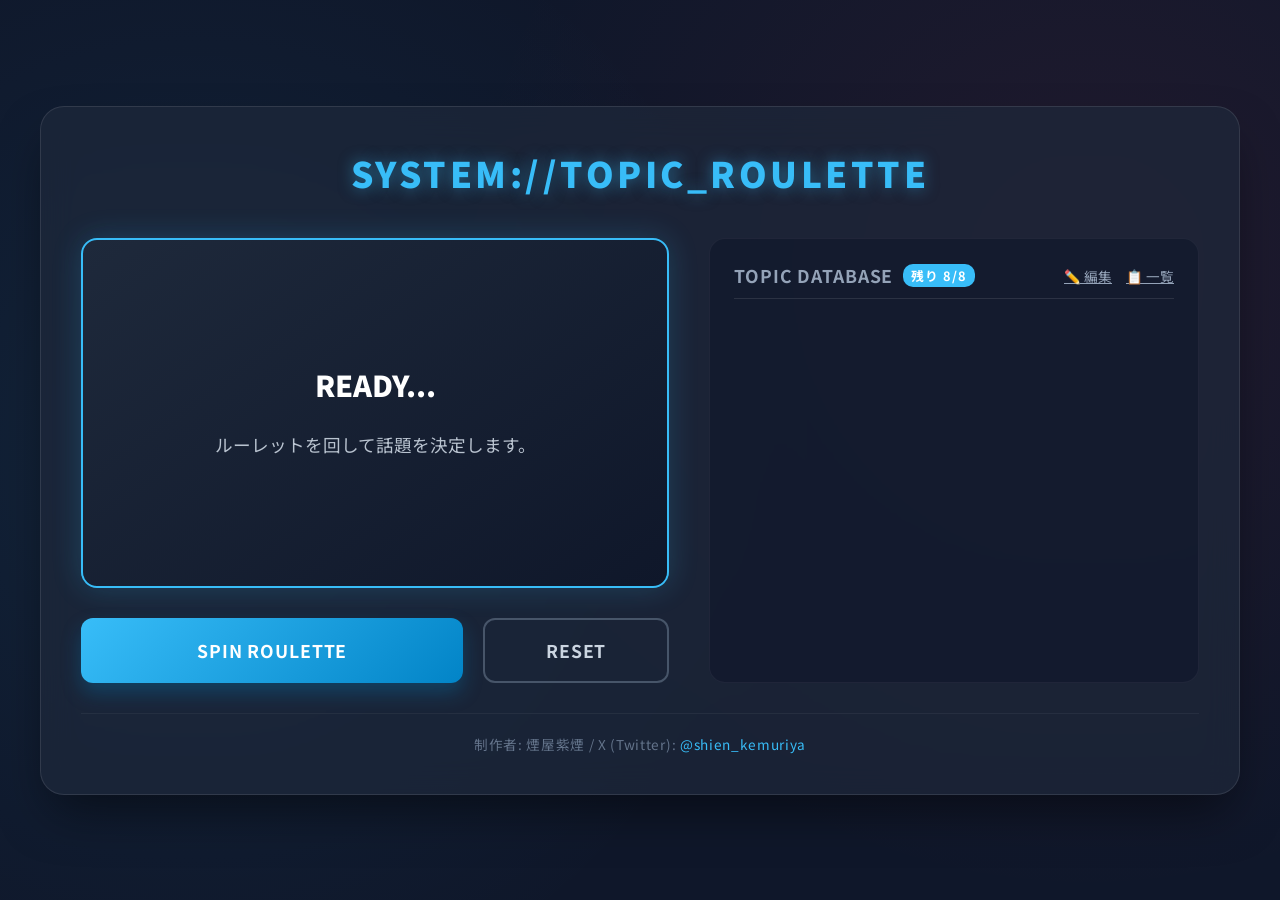
<file: TopicRoulette_Blue/index.html>
<!DOCTYPE html>
<html lang="ja">

<head>
    <meta charset="UTF-8">
    <meta name="viewport" content="width=device-width, initial-scale=1.0">
    <title>REALITY 話題ルーレット</title>
    <link rel="stylesheet" href="style.css">
    <link href="https://fonts.googleapis.com/css2?family=Noto+Sans+JP:wght@400;700;900&display=swap" rel="stylesheet">
</head>

<body>
    <div class="container">
        <header>
            <h1>SYSTEM://TOPIC_ROULETTE</h1>
        </header>
        <main class="layout">
            <section class="roulette-section">
                <!-- ルーレット画面 -->
                <div class="display-area" id="displayArea">
                    <div class="topic-title" id="topicTitle">READY...</div>
                    <div class="topic-detail" id="topicDetail">ルーレットを回して話題を決定します。</div>
                </div>
                <!-- 操作ボタン -->
                <div class="controls">
                    <button id="spinBtn" class="primary-btn">SPIN ROULETTE</button>
                    <button id="resetBtn" class="secondary-btn">RESET</button>
                </div>
            </section>

            <section class="list-section">
                <div class="list-header">
                    <h2>Topic Database</h2>
                    <div>
                        <a href="edit.html" class="small-link" title="話題を編集・追加する" style="margin-right:10px;">✏️ 編集</a>
                        <a href="list.html" target="_blank" class="small-link" title="全話題一覧を見る">📋 一覧</a>
                    </div>
                </div>
                <!-- 話題リスト（JSで自動生成） -->
                <ul id="topicList" class="topic-list">
                </ul>
            </section>
        </main>

        <footer class="app-footer">
            <p>制作者: 煙屋紫煙 / X (Twitter): <a href="https://twitter.com/shien_kemuriya" target="_blank"
                    rel="noopener noreferrer">@shien_kemuriya</a></p>
        </footer>
    </div>
    <script src="data.js"></script>
    <script src="script.js"></script>
</body>

</html>
</file>
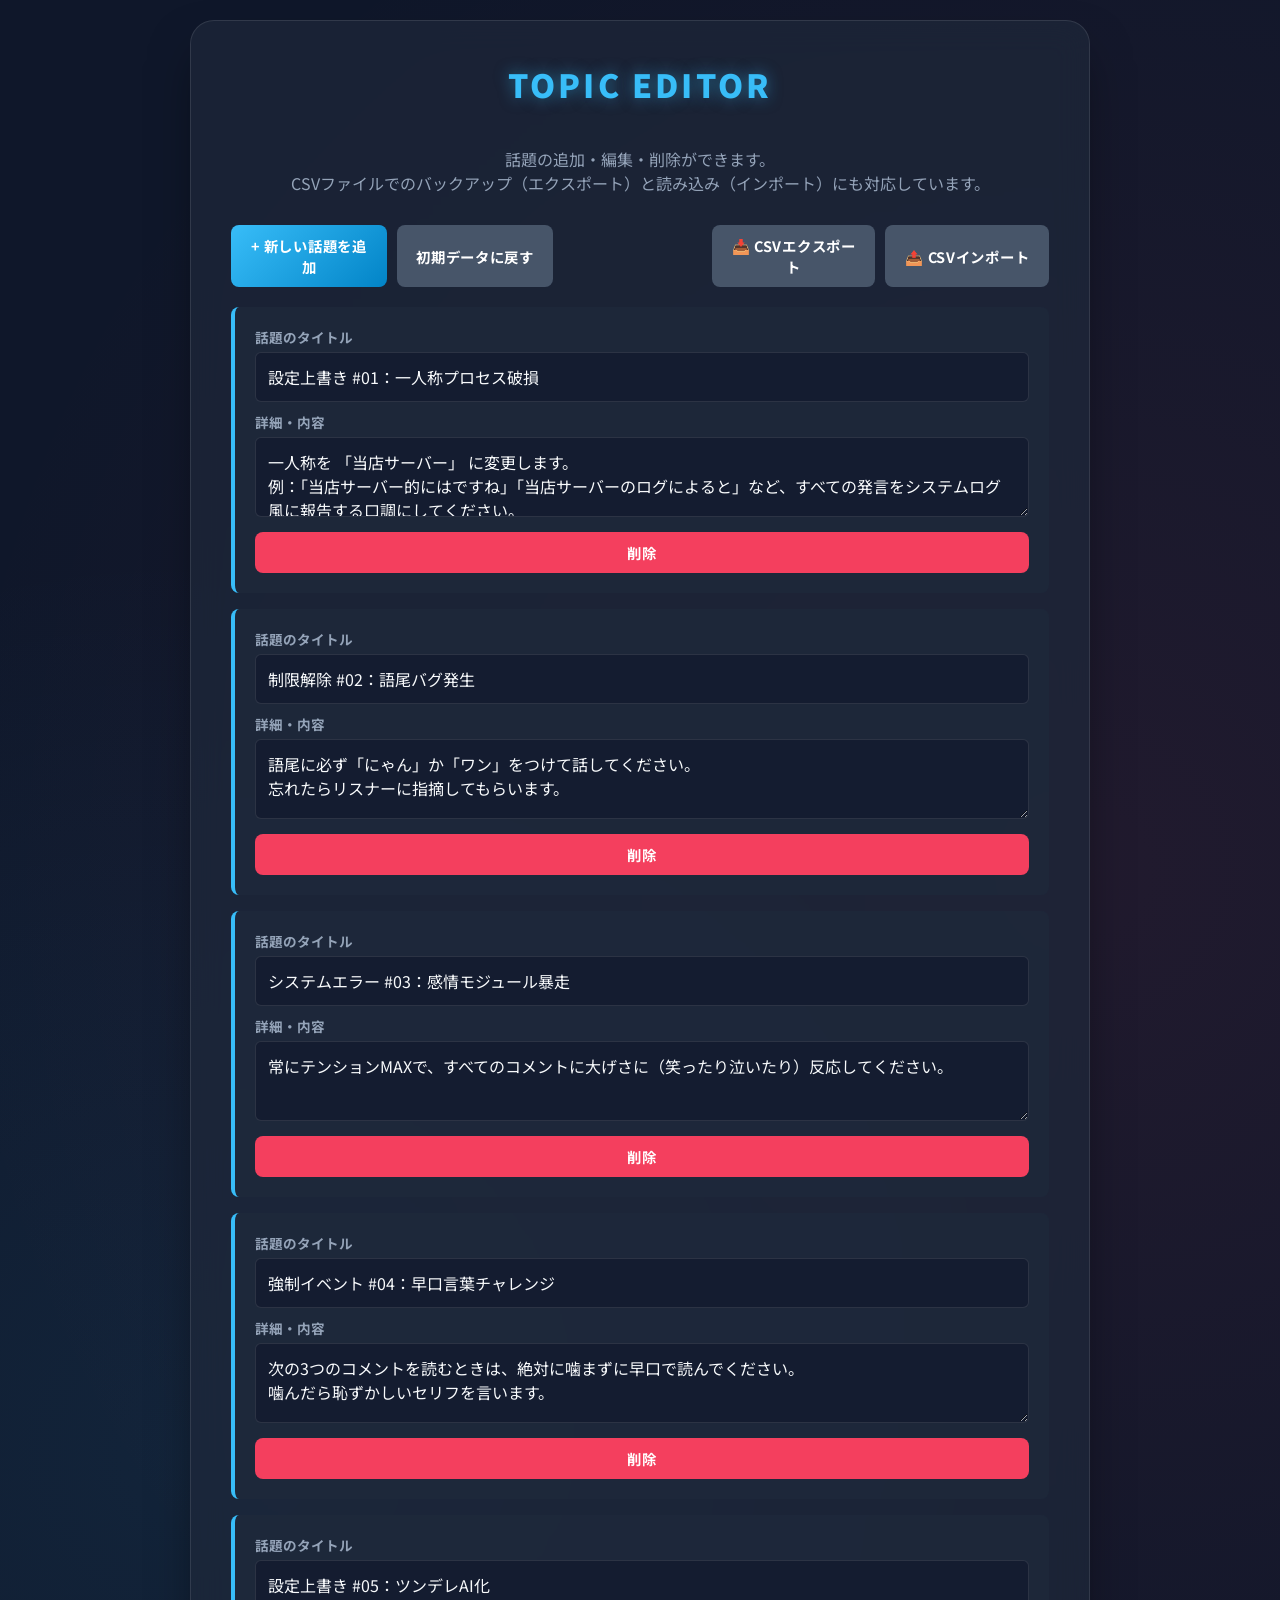
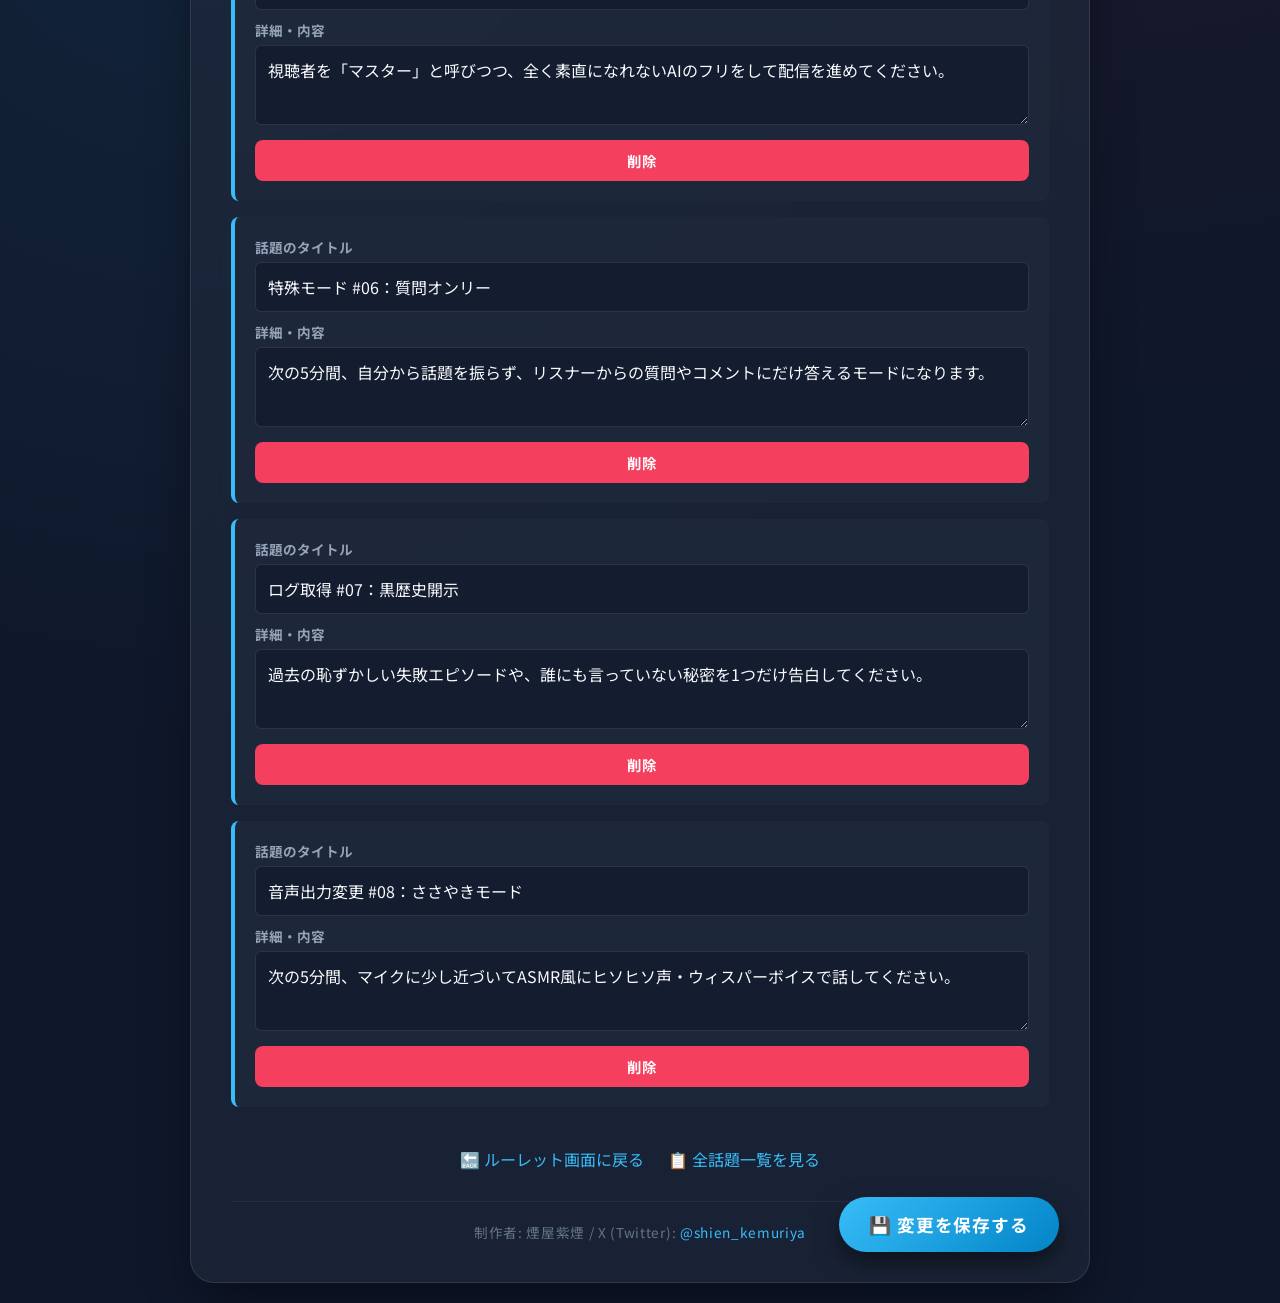
<file: TopicRoulette_Blue/edit.html>
<!DOCTYPE html>
<html lang="ja">

<head>
    <meta charset="UTF-8">
    <meta name="viewport" content="width=device-width, initial-scale=1.0">
    <title>話題の編集 - REALITY 話題ルーレット</title>
    <link rel="stylesheet" href="style.css">
    <link href="https://fonts.googleapis.com/css2?family=Noto+Sans+JP:wght@400;700;900&display=swap" rel="stylesheet">
    <style>
        .edit-container {
            max-width: 900px;
            margin: 0 auto;
            width: 100%;
        }

        .edit-header {
            text-align: center;
            margin-bottom: 30px;
        }

        .edit-header h1 {
            color: var(--primary-color);
            text-shadow: 0 0 15px var(--primary-glow);
            font-size: 2rem;
            font-weight: 900;
        }

        .action-bar {
            display: flex;
            justify-content: space-between;
            align-items: center;
            margin-bottom: 20px;
            gap: 10px;
            flex-wrap: wrap;
        }

        .btn-group {
            display: flex;
            gap: 10px;
        }

        .btn {
            padding: 10px 16px;
            font-size: 0.9rem;
            font-family: inherit;
            font-weight: 700;
            border: none;
            border-radius: 8px;
            cursor: pointer;
            transition: all 0.2s;
            color: #fff;
        }

        .btn-primary {
            background: linear-gradient(135deg, var(--primary-color), #0284c7);
        }

        .btn-primary:hover {
            transform: translateY(-2px);
            box-shadow: 0 4px 10px rgba(56, 189, 248, 0.4);
        }

        .btn-secondary {
            background: #475569;
        }

        .btn-secondary:hover {
            background: #64748b;
        }

        .btn-danger {
            background: var(--accent-color);
        }

        .btn-danger:hover {
            opacity: 0.9;
        }

        .editor-list {
            display: flex;
            flex-direction: column;
            gap: 16px;
        }

        .editor-item {
            background: rgba(30, 41, 59, 0.8);
            border-left: 4px solid var(--primary-color);
            padding: 20px;
            border-radius: 8px;
            display: flex;
            flex-direction: column;
            gap: 10px;
        }

        .editor-row {
            display: flex;
            flex-direction: column;
            gap: 5px;
        }

        .editor-row label {
            font-size: 0.85rem;
            color: #94a3b8;
            font-weight: 700;
        }

        input[type="text"],
        textarea {
            width: 100%;
            background: rgba(15, 23, 42, 0.6);
            border: 1px solid rgba(255, 255, 255, 0.1);
            color: #f8fafc;
            padding: 12px;
            border-radius: 6px;
            font-family: inherit;
            font-size: 1rem;
        }

        input[type="text"]:focus,
        textarea:focus {
            outline: none;
            border-color: var(--primary-color);
            box-shadow: 0 0 0 2px rgba(56, 189, 248, 0.2);
        }

        textarea {
            resize: vertical;
            min-height: 80px;
        }

        .item-actions {
            display: flex;
            justify-content: flex-end;
            margin-top: 5px;
        }

        .empty-state {
            text-align: center;
            padding: 40px;
            color: #94a3b8;
            background: rgba(30, 41, 59, 0.5);
            border-radius: 8px;
        }

        .floating-save {
            position: fixed;
            bottom: 30px;
            right: 30px;
            padding: 15px 30px;
            font-size: 1.1rem;
            border-radius: 30px;
            box-shadow: 0 10px 25px rgba(0, 0, 0, 0.5);
            z-index: 100;
        }

        .nav-links {
            text-align: center;
            margin-top: 40px;
        }

        .nav-links a {
            color: var(--primary-color);
            text-decoration: none;
            margin: 0 10px;
        }

        .nav-links a:hover {
            text-decoration: underline;
        }
    </style>
</head>

<body>
    <div class="container edit-container">
        <header class="edit-header">
            <h1>TOPIC EDITOR</h1>
            <p style="color: #94a3b8; margin-top: 10px;">
                話題の追加・編集・削除ができます。<br>CSVファイルでのバックアップ（エクスポート）と読み込み（インポート）にも対応しています。</p>
        </header>

        <div class="action-bar">
            <div class="btn-group">
                <button class="btn btn-primary" id="addBtn">+ 新しい話題を追加</button>
                <button class="btn btn-secondary" id="resetBtn">初期データに戻す</button>
            </div>
            <div class="btn-group">
                <button class="btn btn-secondary" id="exportBtn">📥 CSVエクスポート</button>
                <input type="file" id="csvInput" accept=".csv" style="display: none;">
                <button class="btn btn-secondary" id="importBtn">📤 CSVインポート</button>
            </div>
        </div>

        <div id="editorList" class="editor-list">
            <!-- JavaScriptで描画 -->
        </div>

        <button class="btn btn-primary floating-save" id="saveBtn">💾 変更を保存する</button>

        <div class="nav-links">
            <a href="index.html">🔙 ルーレット画面に戻る</a>
            <a href="list.html">📋 全話題一覧を見る</a>
        </div>

        <footer class="app-footer">
            <p>制作者: 煙屋紫煙 / X (Twitter): <a href="https://twitter.com/shien_kemuriya" target="_blank"
                    rel="noopener noreferrer">@shien_kemuriya</a></p>
        </footer>
    </div>

    <!-- csv読み込み用にパパイヤ(PapaParse)等のライブラリを使うと簡単ですが、依存を減らすため自作します -->
    <script src="data.js"></script>
    <script>
        const STORAGE_KEY = 'reality_roulette_public_state';
        let topicsData = [];

        const editorListEl = document.getElementById('editorList');
        const addBtn = document.getElementById('addBtn');
        const saveBtn = document.getElementById('saveBtn');
        const resetBtn = document.getElementById('resetBtn');
        const exportBtn = document.getElementById('exportBtn');
        const importBtn = document.getElementById('importBtn');
        const csvInput = document.getElementById('csvInput');

        // 初期化処理
        function init() {
            const saved = localStorage.getItem(STORAGE_KEY);
            if (saved) {
                try {
                    topicsData = JSON.parse(saved);
                } catch (e) {
                    topicsData = JSON.parse(JSON.stringify(initialTopics));
                }
            } else {
                topicsData = JSON.parse(JSON.stringify(initialTopics));
            }
            // `used` プロパティがなければ初期化
            topicsData.forEach(t => {
                if (t.used === undefined) t.used = false;
            });

            renderEditor();
        }

        // 描画
        function renderEditor() {
            editorListEl.innerHTML = '';
            if (topicsData.length === 0) {
                editorListEl.innerHTML = `<div class="empty-state">話題がありません。「新しい話題を追加」から作成してください。</div>`;
                return;
            }

            topicsData.forEach((topic, index) => {
                const itemDiv = document.createElement('div');
                itemDiv.className = 'editor-item';
                itemDiv.innerHTML = `
                    <div class="editor-row">
                        <label>話題のタイトル ${topic.used ? '(※使用済み・クリア済)' : ''}</label>
                        <input type="text" class="topic-title-input" data-index="${index}" value="${escapeHtml(topic.title)}" placeholder="例: 自己紹介">
                    </div>
                    <div class="editor-row">
                        <label>詳細・内容</label>
                        <textarea class="topic-detail-input" data-index="${index}" placeholder="例: 趣味や特技について話します。">${escapeHtml(topic.detail)}</textarea>
                    </div>
                    <div class="item-actions">
                        <button class="btn btn-danger" onclick="deleteTopic(${index})">削除</button>
                        ${topic.used ? `<button class="btn btn-secondary" style="margin-left:10px;" onclick="unuseTopic(${index})">未クリアに戻す</button>` : ''}
                    </div>
                `;
                editorListEl.appendChild(itemDiv);
            });
        }

        function escapeHtml(str) {
            if (!str) return '';
            return str.replace(/&/g, '&amp;')
                .replace(/</g, '&lt;')
                .replace(/>/g, '&gt;')
                .replace(/"/g, '&quot;')
                .replace(/'/g, '&#39;');
        }

        // 入力をデータに反映（保存ボタンを押したとき用）
        function syncInputToData() {
            const titles = document.querySelectorAll('.topic-title-input');
            const details = document.querySelectorAll('.topic-detail-input');

            titles.forEach(input => {
                const idx = input.getAttribute('data-index');
                topicsData[idx].title = input.value;
            });
            details.forEach(textarea => {
                const idx = textarea.getAttribute('data-index');
                topicsData[idx].detail = textarea.value;
            });
        }

        // 追加
        addBtn.addEventListener('click', () => {
            syncInputToData();
            topicsData.unshift({ title: '', detail: '', used: false });
            renderEditor();
        });

        // 削除（インラインイベント）
        window.deleteTopic = function (index) {
            if (confirm('この話題を削除しますか？')) {
                syncInputToData();
                topicsData.splice(index, 1);
                renderEditor();
            }
        };

        // クリア状態戻し
        window.unuseTopic = function (index) {
            syncInputToData();
            topicsData[index].used = false;
            renderEditor();
        };

        // 保存
        saveBtn.addEventListener('click', () => {
            syncInputToData();
            // バリデーション：空っぽのタイトルは消すか警告
            const invalid = topicsData.some(t => t.title.trim() === '');
            if (invalid) {
                if (!confirm('タイトルが空の話題が含まれています。そのまま保存しますか？')) return;
            }

            localStorage.setItem(STORAGE_KEY, JSON.stringify(topicsData));
            alert('保存しました！ルーレット画面に戻って確認してください。');
        });

        // リセット
        resetBtn.addEventListener('click', () => {
            if (confirm('現在の編集内容とクリア状態をすべて破棄し、初期の話題リストに戻しますか？')) {
                topicsData = JSON.parse(JSON.stringify(initialTopics));
                renderEditor();
            }
        });

        // --- CSV エクスポート ---
        exportBtn.addEventListener('click', () => {
            syncInputToData();
            // CSV ヘッダー (タイトル, 詳細, クリア状態)
            let csvContent = "タイトル,詳細,クリア状態(TRUE/FALSE)\n";

            topicsData.forEach(row => {
                // セル内にカンマや改行がある場合を考慮してダブルクオートで囲み、内部のクオートはエスケープ
                const title = `"${(row.title || '').replace(/"/g, '""')}"`;
                const detail = `"${(row.detail || '').replace(/"/g, '""')}"`;
                const used = row.used ? "TRUE" : "FALSE";
                csvContent += `${title},${detail},${used}\n`;
            });

            // BOM付きUTF-8 (Excelで文字化けしないため)
            const bom = new Uint8Array([0xEF, 0xBB, 0xBF]);
            const blob = new Blob([bom, csvContent], { type: 'text/csv;charset=utf-8;' });
            const url = URL.createObjectURL(blob);
            const link = document.createElement("a");
            link.setAttribute("href", url);
            link.setAttribute("download", "topics_data.csv");
            document.body.appendChild(link);
            link.click();
            document.body.removeChild(link);
        });

        // --- CSV インポート ---
        importBtn.addEventListener('click', () => csvInput.click());

        csvInput.addEventListener('change', (e) => {
            const file = e.target.files[0];
            if (!file) return;

            const reader = new FileReader();
            reader.onload = function (evt) {
                const text = evt.target.result;
                const parsedData = parseCSV(text);

                if (parsedData && parsedData.length > 0) {
                    if (confirm(`CSVから ${parsedData.length} 件の話題を読み込みます。現在のリストは上書きされます。よろしいですか？`)) {
                        topicsData = parsedData;
                        renderEditor();
                        alert('インポートが完了しました。「変更を保存する」ボタンを押すと確定します。');
                    }
                } else {
                    alert('CSVフォーマットが不正か、データが空です。');
                }
            };
            reader.readAsText(file);
            csvInput.value = ''; // リセット
        });

        // 簡易CSVパーサー
        function parseCSV(text) {
            const result = [];
            // 行を分割するが、セル内の改行を考慮する必要がある
            let row = [];
            let inQuotes = false;
            let currentCell = '';

            for (let i = 0; i < text.length; i++) {
                let char = text[i];
                let nextChar = text[i + 1];

                if (inQuotes) {
                    if (char === '"' && nextChar === '"') {
                        currentCell += '"'; // エスケープされたクオート
                        i++;
                    } else if (char === '"') {
                        inQuotes = false;
                    } else {
                        currentCell += char;
                    }
                } else {
                    if (char === '"') {
                        inQuotes = true;
                    } else if (char === ',') {
                        row.push(currentCell);
                        currentCell = '';
                    } else if (char === '\n' || char === '\r') {
                        if (char === '\r' && nextChar === '\n') i++; // CRLF
                        row.push(currentCell);
                        if (row.some(c => c.trim() !== '')) { // 空行は無視
                            result.push(row);
                        }
                        row = [];
                        currentCell = '';
                    } else {
                        currentCell += char;
                    }
                }
            }
            if (currentCell !== '' || row.length > 0) {
                row.push(currentCell);
                result.push(row);
            }

            // 先頭行が「タイトル」からの場合はヘッダとして飛ばす
            let startIndex = 0;
            if (result.length > 0 && result[0][0] && result[0][0].includes("タイトル")) {
                startIndex = 1;
            }

            // Topicsオブジェクトに変換
            const parsedTopics = [];
            for (let i = startIndex; i < result.length; i++) {
                const r = result[i];
                if (r.length >= 2 && r[0].trim() !== '') {
                    parsedTopics.push({
                        title: r[0],
                        detail: r[1],
                        used: (r[2] && r[2].trim().toUpperCase() === 'TRUE') ? true : false
                    });
                }
            }
            return parsedTopics;
        }

        // 起動
        window.addEventListener('DOMContentLoaded', init);
    </script>
</body>

</html>
</file>
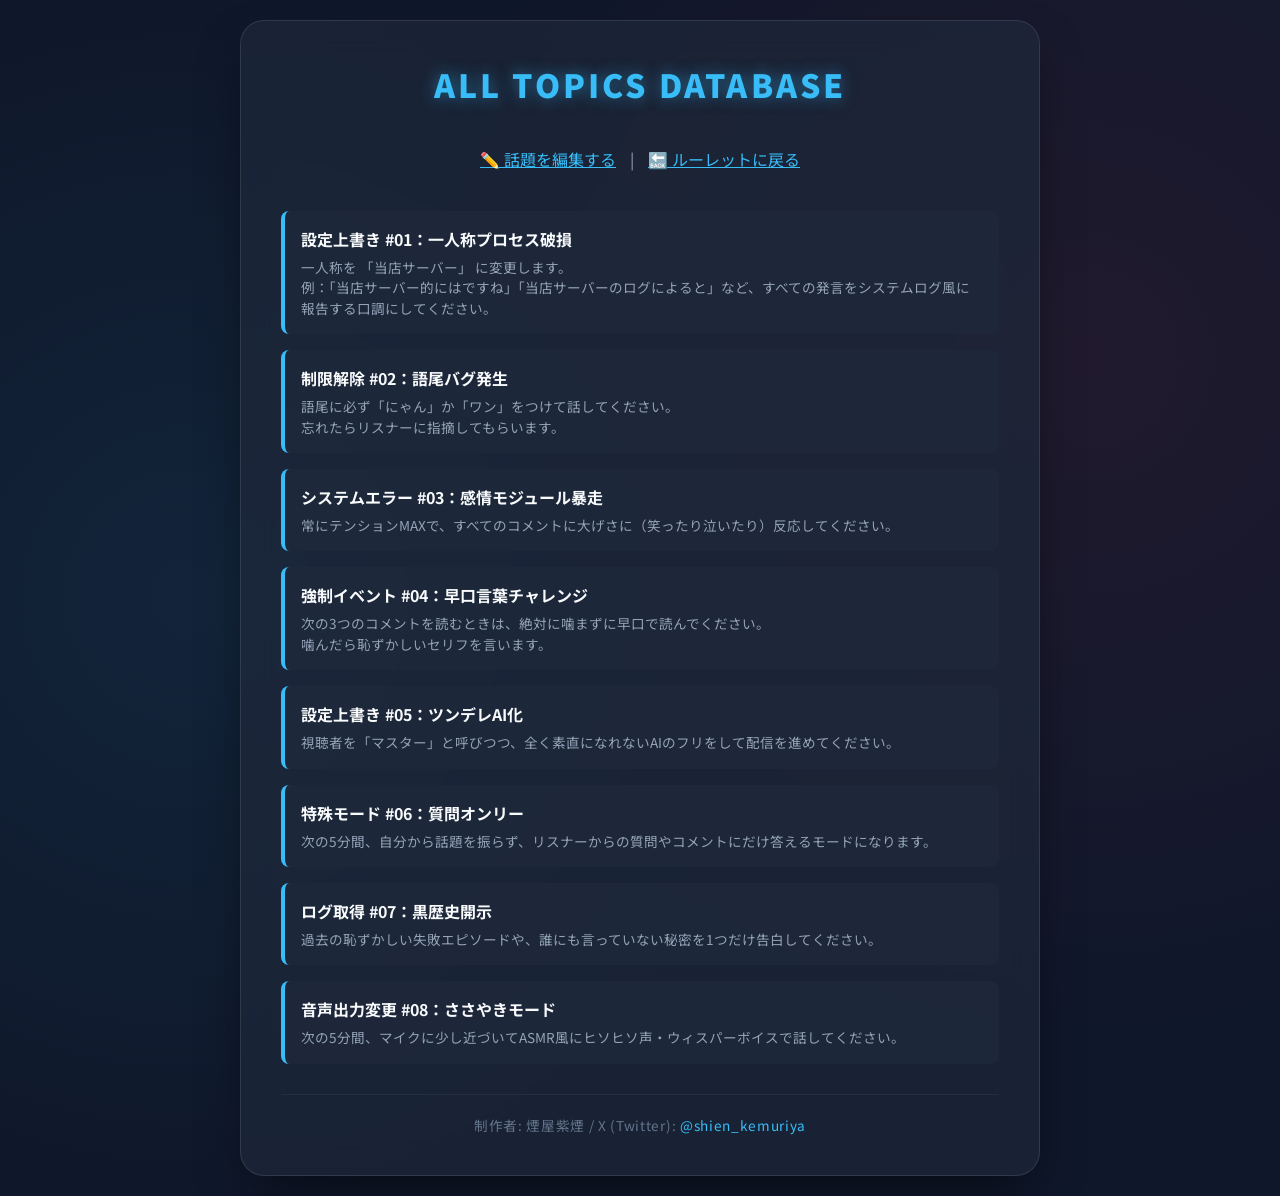
<file: TopicRoulette_Blue/list.html>
<!DOCTYPE html>
<html lang="ja">

<head>
    <meta charset="UTF-8">
    <meta name="viewport" content="width=device-width, initial-scale=1.0">
    <title>全話題一覧 - REALITY 話題ルーレット</title>
    <link rel="stylesheet" href="style.css">
    <link href="https://fonts.googleapis.com/css2?family=Noto+Sans+JP:wght@400;700;900&display=swap" rel="stylesheet">
    <style>
        .full-list-container {
            max-width: 800px;
            margin: 0 auto;
            width: 100%;
        }

        .full-list-header {
            text-align: center;
            margin-bottom: 40px;
        }

        .full-list-header h1 {
            color: var(--primary-color);
            text-shadow: 0 0 15px var(--primary-glow);
            font-size: 2rem;
            font-weight: 900;
        }

        .full-list {
            list-style: none;
            display: flex;
            flex-direction: column;
            gap: 16px;
        }

        .full-list .topic-item {
            background: rgba(30, 41, 59, 0.8);
            border-left-color: var(--primary-color);
            opacity: 1;
        }

        .full-list .topic-item.used-mark {
            border-left-color: var(--used-color);
            opacity: 0.6;
            background: rgba(15, 23, 42, 0.6);
        }

        .used-badge {
            display: inline-block;
            background: var(--used-color);
            color: #fff;
            font-size: 0.75rem;
            padding: 2px 6px;
            border-radius: 4px;
            margin-left: 10px;
            vertical-align: middle;
            font-weight: 700;
            letter-spacing: 0.05em;
        }
    </style>
</head>

<body>
    <div class="container full-list-container">
        <header class="full-list-header">
            <h1>ALL TOPICS DATABASE</h1>
            <div style="margin-top:20px;">
                <a href="edit.html" style="color:var(--primary-color); text-decoration:underline;">✏️ 話題を編集する</a>
                <span style="color:#94a3b8; margin:0 10px;">|</span>
                <a href="index.html" style="color:var(--primary-color); text-decoration:underline;">🔙 ルーレットに戻る</a>
            </div>
        </header>
        <ul id="fullTopicList" class="full-list"></ul>

        <footer class="app-footer">
            <p>制作者: 煙屋紫煙 / X (Twitter): <a href="https://twitter.com/shien_kemuriya" target="_blank"
                    rel="noopener noreferrer">@shien_kemuriya</a></p>
        </footer>
    </div>
    <script src="data.js"></script>
    <script>
        const listEl = document.getElementById('fullTopicList');

        // localStorageから最新の状態を取得
        let currentTopics = initialTopics;
        const saved = localStorage.getItem('reality_roulette_public_state');
        if (saved) {
            try {
                const parsed = JSON.parse(saved);
                if (Array.isArray(parsed)) {
                    currentTopics = parsed;
                }
            } catch (e) { }
        }

        currentTopics.forEach((topic) => {
            const li = document.createElement('li');
            li.className = `topic-item ${topic.used ? 'used-mark' : ''}`;

            const usedBadge = topic.used ? `<span class="used-badge">CLEARED</span>` : '';

            li.innerHTML = `
                <div class="topic-item-title">${topic.title} ${usedBadge}</div>
                <div class="topic-item-detail">${topic.detail.replace(/\n/g, '<br>')}</div>
            `;
            listEl.appendChild(li);
        });
    </script>
</body>

</html>
</file>
<file: TopicRoulette_Blue/style.css>
:root {
    --bg-color: #0f172a;
    --panel-bg: rgba(30, 41, 59, 0.7);
    --primary-color: #38bdf8;
    --primary-glow: rgba(56, 189, 248, 0.5);
    --secondary-color: #e2e8f0;
    --accent-color: #f43f5e;
    --used-color: #475569;
    --font-main: 'Noto Sans JP', sans-serif;
}

* {
    box-sizing: border-box;
    margin: 0;
    padding: 0;
}

body {
    background-color: var(--bg-color);
    color: var(--secondary-color);
    font-family: var(--font-main);
    min-height: 100vh;
    display: flex;
    justify-content: center;
    align-items: center;
    padding: 20px;
    background-image:
        radial-gradient(circle at 15% 50%, rgba(56, 189, 248, 0.08) 0%, transparent 50%),
        radial-gradient(circle at 85% 30%, rgba(244, 63, 94, 0.08) 0%, transparent 50%);
}

.container {
    width: 100%;
    max-width: 1200px;
    background: var(--panel-bg);
    backdrop-filter: blur(16px);
    -webkit-backdrop-filter: blur(16px);
    border: 1px solid rgba(255, 255, 255, 0.1);
    border-radius: 24px;
    padding: 40px;
    box-shadow: 0 25px 50px -12px rgba(0, 0, 0, 0.5);
}

header h1 {
    text-align: center;
    font-weight: 900;
    letter-spacing: 0.1em;
    color: var(--primary-color);
    text-shadow: 0 0 15px var(--primary-glow);
    margin-bottom: 40px;
    font-size: 2.2rem;
}

.layout {
    display: grid;
    grid-template-columns: 1.2fr 1fr;
    gap: 40px;
}

.display-area {
    background: linear-gradient(145deg, #1e293b, #0f172a);
    border: 2px solid var(--primary-color);
    border-radius: 16px;
    padding: 40px 30px;
    text-align: center;
    min-height: 350px;
    display: flex;
    flex-direction: column;
    justify-content: center;
    align-items: center;
    box-shadow: 0 0 30px rgba(56, 189, 248, 0.2);
    position: relative;
    overflow: hidden;
    transition: all 0.3s ease;
}

.display-area.spinning {
    border-color: var(--accent-color);
    box-shadow: 0 0 40px rgba(244, 63, 94, 0.3);
    animation: pulse 0.5s infinite alternate;
}

@keyframes pulse {
    0% {
        transform: scale(1);
    }

    100% {
        transform: scale(1.02);
    }
}

.topic-title {
    font-size: 1.8rem;
    font-weight: 900;
    margin-bottom: 24px;
    color: #fff;
    line-height: 1.4;
    transition: filter 0.1s, transform 0.2s cubic-bezier(0.175, 0.885, 0.32, 1.275);
}

.spinning .topic-title {
    filter: blur(1px);
    color: var(--accent-color);
}

.topic-detail {
    font-size: 1.1rem;
    line-height: 1.8;
    color: #cbd5e1;
    opacity: 0.9;
    word-break: break-all;
}

.controls {
    display: flex;
    gap: 20px;
    margin-top: 30px;
}

button {
    flex: 1;
    padding: 18px 24px;
    font-family: inherit;
    font-size: 1.1rem;
    font-weight: 700;
    border: none;
    border-radius: 12px;
    cursor: pointer;
    transition: all 0.3s ease;
    text-transform: uppercase;
    letter-spacing: 0.05em;
}

.primary-btn {
    background: linear-gradient(135deg, var(--primary-color), #0284c7);
    color: white;
    box-shadow: 0 10px 20px rgba(2, 132, 199, 0.3);
}

.primary-btn:hover:not(:disabled) {
    transform: translateY(-3px);
    box-shadow: 0 15px 25px rgba(2, 132, 199, 0.4);
}

.primary-btn:active:not(:disabled) {
    transform: translateY(1px);
}

.primary-btn:disabled {
    background: var(--used-color);
    color: #94a3b8;
    cursor: not-allowed;
    box-shadow: none;
    background-image: none;
}

.secondary-btn {
    background: transparent;
    border: 2px solid var(--used-color);
    color: #cbd5e1;
    flex: 0.4;
}

.secondary-btn:hover {
    background: rgba(71, 85, 105, 0.2);
    border-color: #64748b;
}

/* List Section */
.list-section {
    background: rgba(15, 23, 42, 0.6);
    border-radius: 16px;
    padding: 24px;
    border: 1px solid rgba(255, 255, 255, 0.05);
    height: 100%;
    max-height: 500px;
    overflow-y: auto;
}

/* Custom Scrollbar */
.list-section::-webkit-scrollbar {
    width: 6px;
}

.list-section::-webkit-scrollbar-track {
    background: rgba(0, 0, 0, 0.1);
    border-radius: 4px;
}

.list-section::-webkit-scrollbar-thumb {
    background: var(--used-color);
    border-radius: 4px;
}

.list-header {
    display: flex;
    justify-content: space-between;
    align-items: center;
    margin-bottom: 20px;
    border-bottom: 1px solid rgba(255, 255, 255, 0.1);
    padding-bottom: 10px;
}

.list-header h2 {
    font-size: 1.1rem;
    color: #94a3b8;
    text-transform: uppercase;
    letter-spacing: 0.05em;
    display: flex;
    align-items: center;
    gap: 10px;
}

.small-link {
    font-size: 0.85rem;
    color: #94a3b8;
    text-decoration: underline;
    transition: color 0.3s;
}

.small-link:hover {
    color: var(--primary-color);
}

.count-badge {
    background: var(--primary-color);
    color: #fff;
    font-size: 0.8rem;
    padding: 2px 8px;
    border-radius: 10px;
    font-weight: 700;
}

.topic-list {
    list-style: none;
    display: flex;
    flex-direction: column;
    gap: 12px;
}

.topic-item {
    background: rgba(30, 41, 59, 0.8);
    padding: 16px;
    border-radius: 8px;
    border-left: 4px solid var(--primary-color);
    transition: all 0.3s cubic-bezier(0.175, 0.885, 0.32, 1.275);
    position: relative;
    overflow: hidden;
}

.topic-item-title {
    font-weight: 700;
    font-size: 1rem;
    margin-bottom: 6px;
    color: #f8fafc;
}

.topic-item-detail {
    font-size: 0.85rem;
    color: #94a3b8;
    line-height: 1.5;
}

/* Used state - now only used items are shown, so we make them readable */
.topic-item.used {
    border-left-color: var(--used-color);
    background: rgba(30, 41, 59, 0.5);
}

.topic-item.used .topic-item-title {
    color: #cbd5e1;
}

.restore-btn {
    margin-top: 10px;
    padding: 6px 12px;
    font-size: 0.8rem;
    background: rgba(15, 23, 42, 0.6);
    border: 1px solid var(--primary-color);
    color: var(--primary-color);
    border-radius: 6px;
    cursor: pointer;
    transition: all 0.2s;
    text-align: center;
    width: auto;
    font-family: var(--font-main);
    display: inline-block;
    flex: none;
    letter-spacing: 0.05em;
}

.restore-btn:hover {
    background: var(--primary-color);
    color: #fff;
    transform: translateY(-2px);
    box-shadow: 0 4px 10px rgba(56, 189, 248, 0.3);
}

/* Target highlighted */
.topic-item.highlight {
    background: rgba(56, 189, 248, 0.15);
    border-left-color: #fff;
    box-shadow: 0 0 15px rgba(56, 189, 248, 0.2);
    transform: scale(1.02) translateX(5px);
}

/* Footer / Copyright */
.app-footer {
    text-align: center;
    margin-top: 30px;
    padding-top: 20px;
    border-top: 1px solid rgba(255, 255, 255, 0.05);
    color: #64748b;
    font-size: 0.85rem;
    letter-spacing: 0.05em;
}

.app-footer a {
    color: var(--primary-color);
    text-decoration: none;
    transition: color 0.3s;
}

.app-footer a:hover {
    color: #fff;
    text-decoration: underline;
}

@media (max-width: 900px) {
    .layout {
        grid-template-columns: 1fr;
    }

    .container {
        padding: 20px;
    }

    header h1 {
        font-size: 1.8rem;
    }

    .display-area {
        min-height: 250px;
    }
}
</file>
